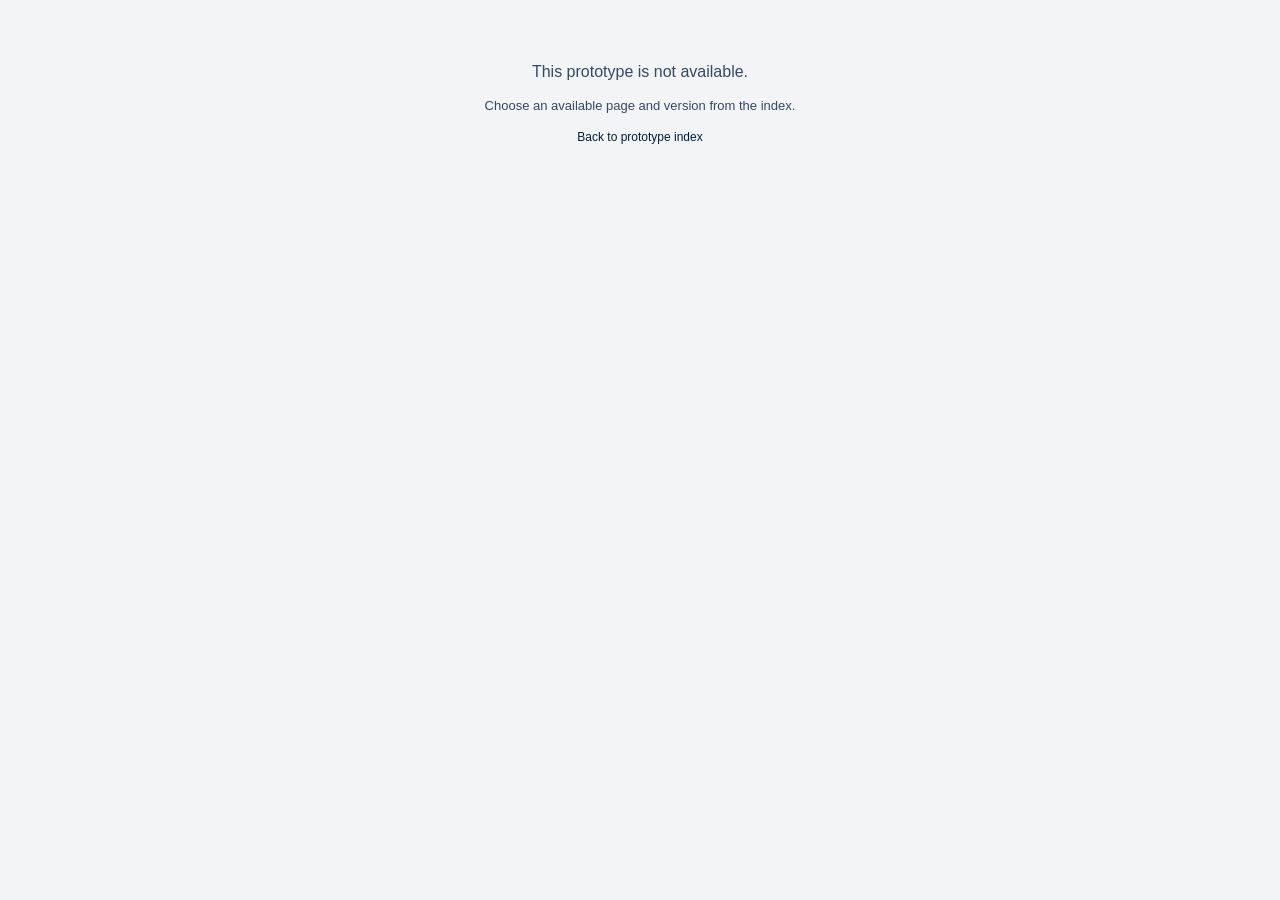
<file: index.html>
<!doctype html>
<html lang="en">
  <head>
    <meta charset="UTF-8" />
    <meta name="viewport" content="width=device-width, initial-scale=1.0" />
    <meta name="description" content="Ultromics functional prototypes, organized by role, page, and version." />
    <meta name="robots" content="noindex,nofollow" />
    <title>EchoGo Connector · Prototype Lab</title>
    <script type="module" crossorigin src="/assets/index-BCyTAFHO.js"></script>
  </head>
  <body>
    <div id="root"></div>
  </body>
</html>
</file>
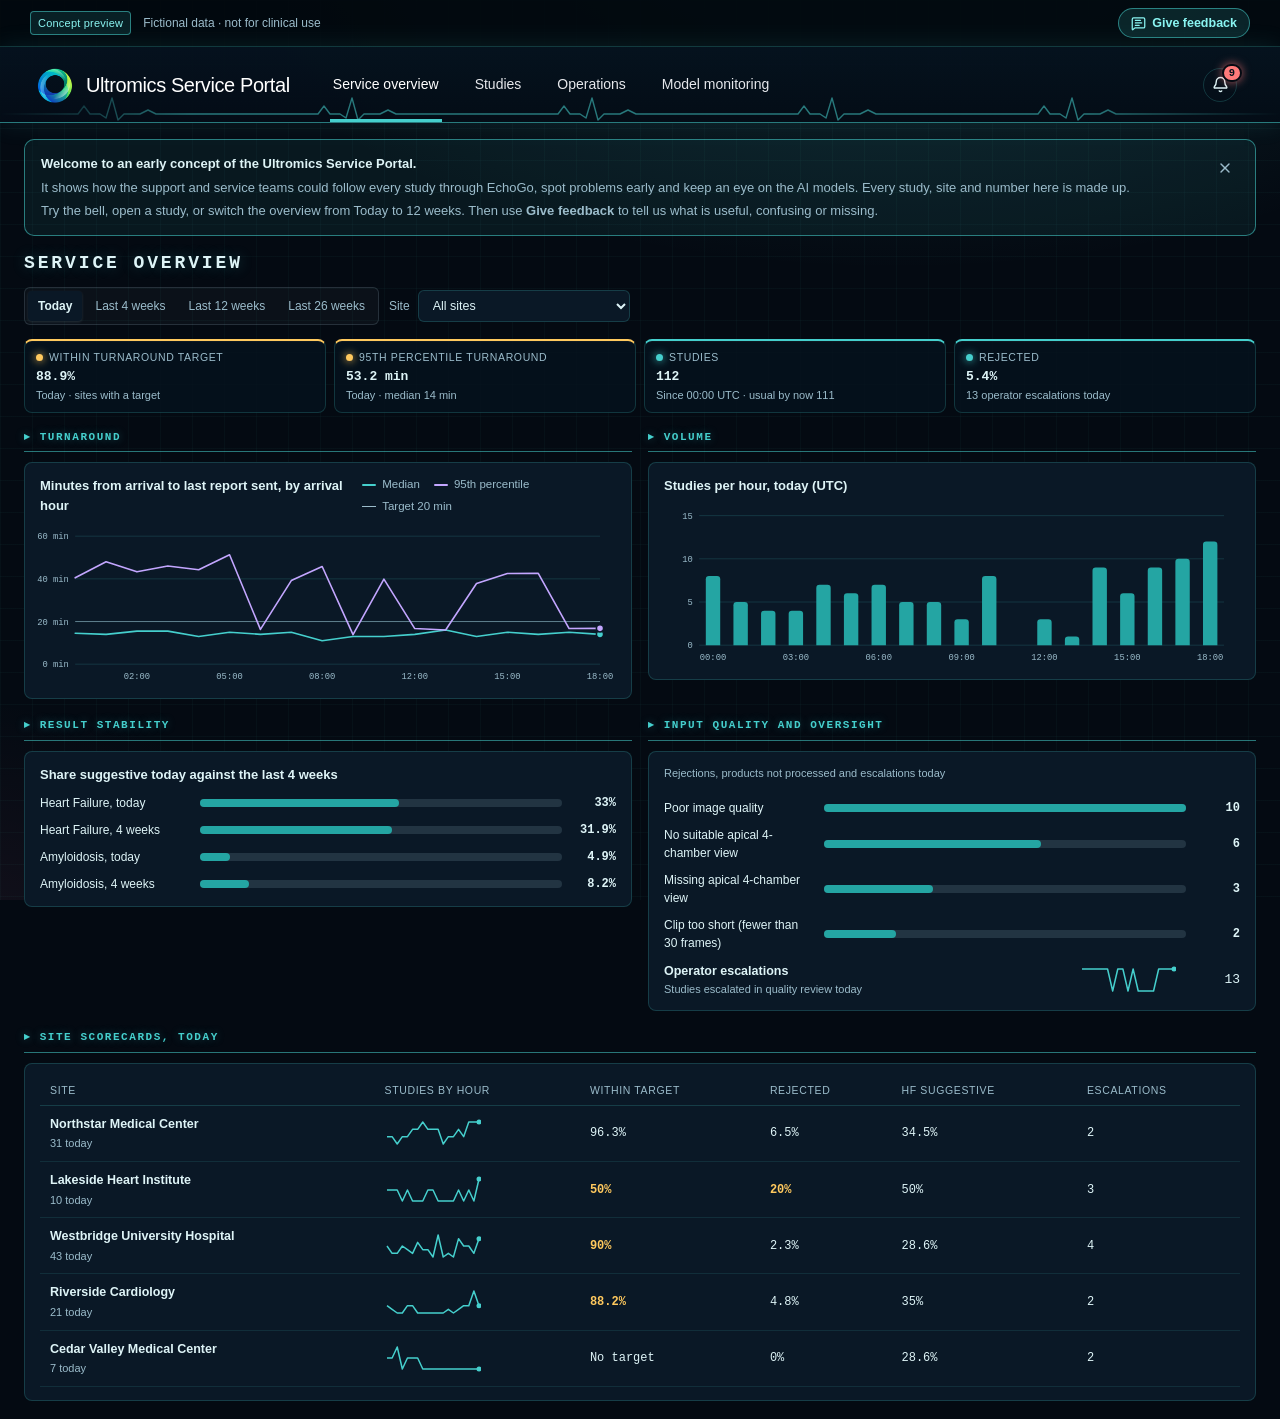
<file: service-portal/index.html>
<!doctype html>
<html lang="en">
  <head>
    <meta charset="UTF-8" />
    <meta name="viewport" content="width=device-width, initial-scale=1.0" />
    <meta name="description" content="Concept preview of the Ultromics Service Portal. All data is fictional." />
    <meta name="robots" content="noindex,nofollow" />
    <title>Ultromics Service Portal · Concept preview</title>
    <script type="module" crossorigin src="./assets/index-C2tBATuU.js"></script>
    <link rel="stylesheet" crossorigin href="./assets/index-BhVdSNCM.css">
  </head>
  <body>
    <div id="root"></div>
  </body>
</html>
</file>
